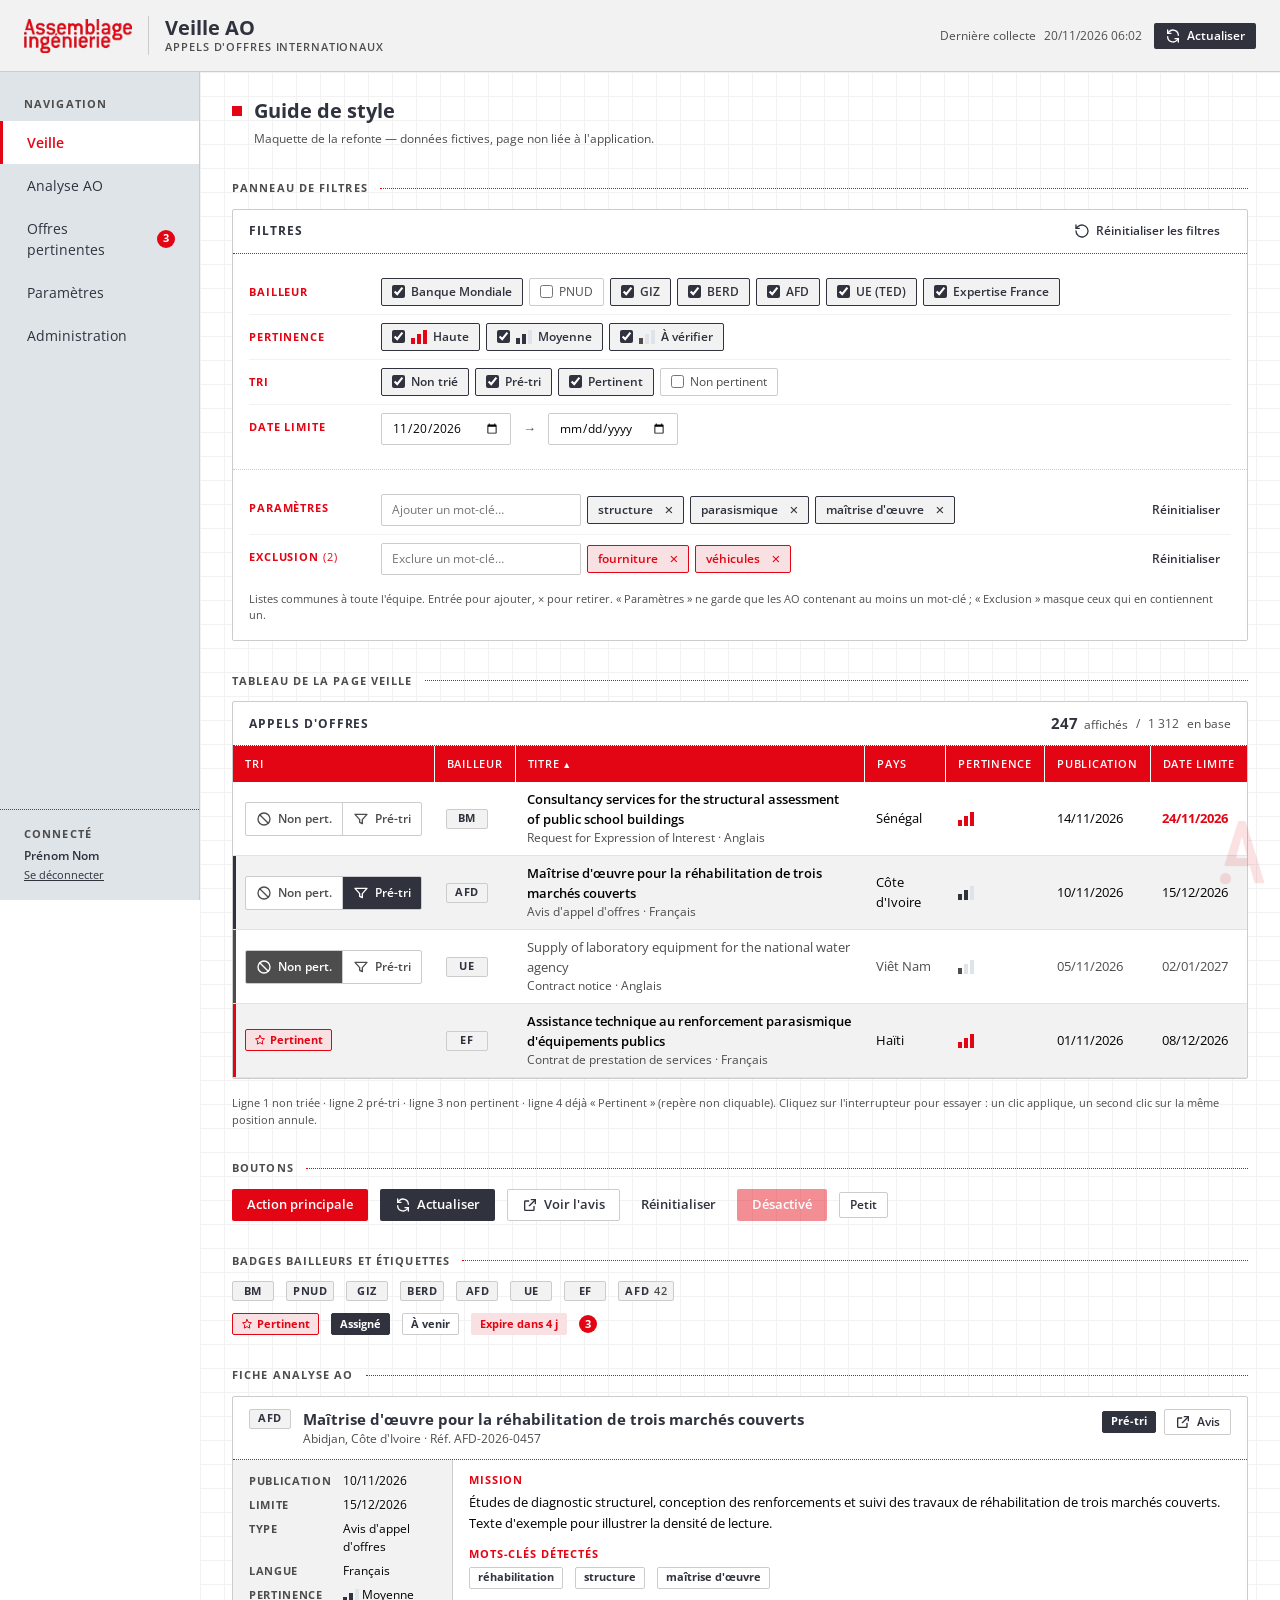
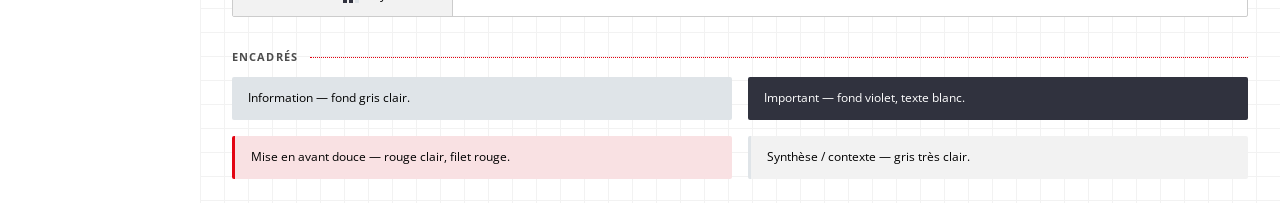
<file: static/styleguide.html>
<!DOCTYPE html>
<html lang="fr">
<head>
<meta charset="UTF-8">
<meta name="viewport" content="width=device-width, initial-scale=1.0">
<meta name="robots" content="noindex">
<link rel="icon" href="/static/favicon.ico" sizes="32x32">
<link rel="icon" type="image/svg+xml" href="/static/favicon.svg">
<title>Guide de style — Veille AO</title>
<link rel="preconnect" href="https://fonts.googleapis.com">
<link rel="preconnect" href="https://fonts.gstatic.com" crossorigin>
<link href="https://fonts.googleapis.com/css2?family=Open+Sans:wght@400;600;700&display=swap" rel="stylesheet">
<link rel="stylesheet" href="/static/theme.css">
<style>
/* Styles propres à cette page de démonstration uniquement */
.sg-section { margin: var(--sp-6) 0 var(--sp-3); font-size: var(--fs-xs); font-weight: 700; letter-spacing: .1em;
  text-transform: uppercase; color: var(--ai-noir70); display: flex; align-items: center; gap: var(--sp-3); }
.sg-section::after { content: ""; flex: 1; border-top: 1px dotted var(--ai-rouge); }
.sg-row { display: flex; flex-wrap: wrap; align-items: center; gap: var(--sp-3); }
.sg-caption { font-size: var(--fs-xs); color: var(--ai-noir70); margin-top: var(--sp-2); }
.sg-grid2 { display: grid; grid-template-columns: 1fr 1fr; gap: var(--sp-4); }
@media (max-width: 768px) { .sg-grid2 { grid-template-columns: 1fr; } }
</style>
</head>
<body>

<!-- Sprite d'icônes SVG monochromes (traits 2 px, coins arrondis) -->
<svg width="0" height="0" style="position:absolute" aria-hidden="true">
  <symbol id="i-np" viewBox="0 0 24 24"><circle cx="12" cy="12" r="9"/><path d="M5.6 5.6l12.8 12.8"/></symbol>
  <symbol id="i-pre" viewBox="0 0 24 24"><path d="M3 5h18l-7 8v6l-4-2v-4z"/></symbol>
  <symbol id="i-star" viewBox="0 0 24 24"><path d="M12 3l2.8 5.7 6.2.9-4.5 4.4 1 6.2L12 17.3 6.5 20.2l1-6.2L3 9.6l6.2-.9z"/></symbol>
  <symbol id="i-refresh" viewBox="0 0 24 24"><path d="M20 11a8 8 0 0 0-14.3-4.9L4 8"/><path d="M4 3v5h5"/><path d="M4 13a8 8 0 0 0 14.3 4.9L20 16"/><path d="M20 21v-5h-5"/></symbol>
  <symbol id="i-reset" viewBox="0 0 24 24"><path d="M3 12a9 9 0 1 0 3-6.7L3 8"/><path d="M3 3v5h5"/></symbol>
  <symbol id="i-ext" viewBox="0 0 24 24"><path d="M14 4h6v6"/><path d="M20 4l-9 9"/><path d="M18 14v5a1 1 0 0 1-1 1H5a1 1 0 0 1-1-1V7a1 1 0 0 1 1-1h5"/></symbol>
  <symbol id="i-menu" viewBox="0 0 24 24"><path d="M4 6h16M4 12h16M4 18h16"/></symbol>
  <symbol id="i-user" viewBox="0 0 24 24"><circle cx="12" cy="8" r="4"/><path d="M4 21a8 8 0 0 1 16 0"/></symbol>
</svg>

<div class="app">
  <header class="app-header">
    <button class="hamburger" type="button" aria-label="Ouvrir le menu" onclick="document.body.classList.toggle('sidebar-open')">
      <svg class="icon" style="width:22px;height:22px"><use href="#i-menu"/></svg>
    </button>
    <img class="logo" src="/static/logo_Ai_rouge_HD.png" alt="Assemblage ingénierie">
    <span class="sep"></span>
    <div class="app-title">Veille AO<small>Appels d'offres internationaux</small></div>
    <div class="app-header-actions">
      <span class="panel-meta">Dernière collecte <time>20/11/2026 06:02</time></span>
      <button class="btn btn-secondary btn-sm" type="button"><svg class="icon"><use href="#i-refresh"/></svg>Actualiser</button>
    </div>
  </header>

  <nav class="sidebar" aria-label="Navigation principale">
    <div class="sidebar-label">Navigation</div>
    <a class="sidebar-nav active" href="#" aria-current="page">Veille</a>
    <a class="sidebar-nav" href="#">Analyse AO</a>
    <a class="sidebar-nav" href="#">Offres pertinentes <span class="sidebar-badge">3</span></a>
    <a class="sidebar-nav" href="#">Paramètres</a>
    <a class="sidebar-nav" href="#">Administration</a>
    <div class="sidebar-spacer"></div>
    <div class="sidebar-user">
      <div class="sidebar-user-label">Connecté</div>
      <div style="font-size:var(--fs-sm);font-weight:600">Prénom Nom</div>
      <a href="#" style="font-size:var(--fs-xs);text-decoration:underline">Se déconnecter</a>
    </div>
  </nav>

  <main class="app-content">
    <div class="page-head">
      <div>
        <h1>Guide de style</h1>
        <p>Maquette de la refonte — données fictives, page non liée à l'application.</p>
      </div>
    </div>

    <!-- ═══ 1. Panneau de filtres ═══ -->
    <div class="sg-section">Panneau de filtres</div>
    <section class="panel" aria-label="Filtres">
      <div class="panel-head">
        <span class="panel-title">Filtres</span>
        <button class="btn btn-ghost btn-sm" type="button"><svg class="icon"><use href="#i-reset"/></svg>Réinitialiser les filtres</button>
      </div>
      <div class="panel-body">
        <div class="filter-row">
          <span class="filter-label" data-toggle title="Tout cocher / décocher">Bailleur</span>
          <div class="chip-group">
            <label class="chip"><input type="checkbox" checked>Banque Mondiale</label>
            <label class="chip"><input type="checkbox">PNUD</label>
            <label class="chip"><input type="checkbox" checked>GIZ</label>
            <label class="chip"><input type="checkbox" checked>BERD</label>
            <label class="chip"><input type="checkbox" checked>AFD</label>
            <label class="chip"><input type="checkbox" checked>UE (TED)</label>
            <label class="chip"><input type="checkbox" checked>Expertise France</label>
          </div>
        </div>
        <div class="filter-row">
          <span class="filter-label" data-toggle>Pertinence</span>
          <div class="chip-group">
            <label class="chip"><input type="checkbox" checked><span class="gauge" data-level="3"><i></i><i></i><i></i></span>Haute</label>
            <label class="chip"><input type="checkbox" checked><span class="gauge" data-level="2"><i></i><i></i><i></i></span>Moyenne</label>
            <label class="chip"><input type="checkbox" checked><span class="gauge" data-level="1"><i></i><i></i><i></i></span>À vérifier</label>
          </div>
        </div>
        <div class="filter-row">
          <span class="filter-label" data-toggle>Tri</span>
          <div class="chip-group">
            <label class="chip"><input type="checkbox" checked>Non trié</label>
            <label class="chip"><input type="checkbox" checked>Pré-tri</label>
            <label class="chip"><input type="checkbox" checked>Pertinent</label>
            <label class="chip"><input type="checkbox">Non pertinent</label>
          </div>
        </div>
        <div class="filter-row">
          <span class="filter-label">Date limite</span>
          <div class="sg-row">
            <input class="date-input" type="date" value="2026-11-20" aria-label="Du">
            <span class="muted">→</span>
            <input class="date-input" type="date" aria-label="Au">
          </div>
        </div>
      </div>
      <!-- Mots-clés partagés : Paramètres (inclusion) et Exclusion -->
      <div class="panel-body">
        <div class="filter-row">
          <span class="filter-label">Paramètres</span>
          <div class="kw-line">
            <input class="input kw-input" type="text" placeholder="Ajouter un mot-clé…" aria-label="Ajouter un mot-clé" data-target="kw-include">
            <div class="chip-group" id="kw-include">
              <span class="kw-chip">structure<button type="button" aria-label="Retirer structure">×</button></span>
              <span class="kw-chip">parasismique<button type="button" aria-label="Retirer parasismique">×</button></span>
              <span class="kw-chip">maîtrise d'œuvre<button type="button" aria-label="Retirer maîtrise d'œuvre">×</button></span>
            </div>
            <button class="btn btn-ghost btn-sm kw-reset" type="button">Réinitialiser</button>
          </div>
        </div>
        <div class="filter-row">
          <span class="filter-label">Exclusion <span class="num" style="font-weight:400">(2)</span></span>
          <div class="kw-line">
            <input class="input kw-input" type="text" placeholder="Exclure un mot-clé…" aria-label="Exclure un mot-clé" data-target="kw-exclude">
            <div class="chip-group" id="kw-exclude">
              <span class="kw-chip kw-exclude">fourniture<button type="button" aria-label="Retirer fourniture">×</button></span>
              <span class="kw-chip kw-exclude">véhicules<button type="button" aria-label="Retirer véhicules">×</button></span>
            </div>
            <button class="btn btn-ghost btn-sm kw-reset" type="button">Réinitialiser</button>
          </div>
        </div>
        <p class="sg-caption" style="margin:var(--sp-2) 0 0">Listes communes à toute l'équipe. Entrée pour ajouter, × pour retirer. « Paramètres » ne garde que les AO contenant au moins un mot-clé ; « Exclusion » masque ceux qui en contiennent un.</p>
      </div>
    </section>

    <!-- ═══ 2. Tableau Veille + interrupteur de tri ═══ -->
    <div class="sg-section">Tableau de la page Veille</div>
    <section class="panel">
      <div class="panel-head">
        <span class="panel-title">Appels d'offres</span>
        <span class="panel-meta"><span class="counter"><b>247</b> affichés</span> / <span class="num">1 312</span> en base</span>
      </div>
      <div class="table-wrap">
        <table class="data-table">
          <thead>
            <tr>
              <th class="col-tri">Tri</th>
              <th>Bailleur</th>
              <th class="sorted-asc">Titre</th>
              <th class="hide-md">Pays</th>
              <th class="hide-sm">Pertinence</th>
              <th class="hide-md">Publication</th>
              <th>Date limite</th>
            </tr>
          </thead>
          <tbody>
            <tr>
              <td>
                <div class="tri-switch" role="group" aria-label="Tri de l'AO">
                  <button class="tri-np" type="button" aria-pressed="false" aria-label="Non pertinent" title="Non pertinent"><svg class="icon"><use href="#i-np"/></svg><span class="label">Non pert.</span></button>
                  <button class="tri-pre" type="button" aria-pressed="false" aria-label="Pré-tri" title="Pré-tri"><svg class="icon"><use href="#i-pre"/></svg><span class="label">Pré-tri</span></button>
                </div>
              </td>
              <td><span class="badge">BM</span></td>
              <td class="titre"><a href="#">Consultancy services for the structural assessment of public school buildings</a><span class="sub">Request for Expression of Interest · Anglais</span></td>
              <td class="hide-md">Sénégal</td>
              <td class="hide-sm"><span class="gauge" data-level="3" title="Haute"><i></i><i></i><i></i></span></td>
              <td class="date hide-md">14/11/2026</td>
              <td class="date"><span class="deadline urgent">24/11/2026</span></td>
            </tr>
            <tr class="triage-pre-tri">
              <td>
                <div class="tri-switch" role="group" aria-label="Tri de l'AO">
                  <button class="tri-np" type="button" aria-pressed="false" aria-label="Non pertinent" title="Non pertinent"><svg class="icon"><use href="#i-np"/></svg><span class="label">Non pert.</span></button>
                  <button class="tri-pre" type="button" aria-pressed="true" aria-label="Pré-tri" title="Pré-tri — trié par Prénom Nom le 18/11"><svg class="icon"><use href="#i-pre"/></svg><span class="label">Pré-tri</span></button>
                </div>
              </td>
              <td><span class="badge">AFD</span></td>
              <td class="titre"><a href="#">Maîtrise d'œuvre pour la réhabilitation de trois marchés couverts</a><span class="sub">Avis d'appel d'offres · Français</span></td>
              <td class="hide-md">Côte d'Ivoire</td>
              <td class="hide-sm"><span class="gauge" data-level="2" title="Moyenne"><i></i><i></i><i></i></span></td>
              <td class="date hide-md">10/11/2026</td>
              <td class="date">15/12/2026</td>
            </tr>
            <tr class="triage-non-pertinent">
              <td>
                <div class="tri-switch" role="group" aria-label="Tri de l'AO">
                  <button class="tri-np" type="button" aria-pressed="true" aria-label="Non pertinent" title="Non pertinent — trié par Prénom Nom le 17/11"><svg class="icon"><use href="#i-np"/></svg><span class="label">Non pert.</span></button>
                  <button class="tri-pre" type="button" aria-pressed="false" aria-label="Pré-tri" title="Pré-tri"><svg class="icon"><use href="#i-pre"/></svg><span class="label">Pré-tri</span></button>
                </div>
              </td>
              <td><span class="badge">UE</span></td>
              <td class="titre"><a href="#">Supply of laboratory equipment for the national water agency</a><span class="sub">Contract notice · Anglais</span></td>
              <td class="hide-md">Viêt Nam</td>
              <td class="hide-sm"><span class="gauge" data-level="1" title="À vérifier"><i></i><i></i><i></i></span></td>
              <td class="date hide-md">05/11/2026</td>
              <td class="date">02/01/2027</td>
            </tr>
            <tr class="triage-pertinent">
              <td><span class="tag tag-pertinent" title="Pertinent — trié par Prénom Nom le 12/11 (modifiable depuis Offres pertinentes)"><svg class="icon" style="width:12px;height:12px"><use href="#i-star"/></svg>Pertinent</span></td>
              <td><span class="badge">EF</span></td>
              <td class="titre"><a href="#">Assistance technique au renforcement parasismique d'équipements publics</a><span class="sub">Contrat de prestation de services · Français</span></td>
              <td class="hide-md">Haïti</td>
              <td class="hide-sm"><span class="gauge" data-level="3" title="Haute"><i></i><i></i><i></i></span></td>
              <td class="date hide-md">01/11/2026</td>
              <td class="date">08/12/2026</td>
            </tr>
          </tbody>
        </table>
      </div>
    </section>
    <p class="sg-caption">Ligne 1 non triée · ligne 2 pré-tri · ligne 3 non pertinent · ligne 4 déjà « Pertinent » (repère non cliquable). Cliquez sur l'interrupteur pour essayer : un clic applique, un second clic sur la même position annule.</p>

    <!-- ═══ 3. Boutons, badges, étiquettes ═══ -->
    <div class="sg-section">Boutons</div>
    <div class="sg-row">
      <button class="btn btn-primary" type="button">Action principale</button>
      <button class="btn btn-secondary" type="button"><svg class="icon"><use href="#i-refresh"/></svg>Actualiser</button>
      <button class="btn btn-outline" type="button"><svg class="icon"><use href="#i-ext"/></svg>Voir l'avis</button>
      <button class="btn btn-ghost" type="button">Réinitialiser</button>
      <button class="btn btn-primary" type="button" disabled>Désactivé</button>
      <button class="btn btn-outline btn-sm" type="button">Petit</button>
    </div>

    <div class="sg-section">Badges bailleurs et étiquettes</div>
    <div class="sg-row">
      <span class="badge">BM</span><span class="badge">PNUD</span><span class="badge">GIZ</span><span class="badge">BERD</span>
      <span class="badge">AFD</span><span class="badge">UE</span><span class="badge">EF</span>
      <span class="badge">AFD<span class="n">42</span></span>
    </div>
    <div class="sg-row" style="margin-top:var(--sp-3)">
      <span class="tag tag-pertinent"><svg class="icon" style="width:12px;height:12px"><use href="#i-star"/></svg>Pertinent</span>
      <span class="tag tag-violet">Assigné</span>
      <span class="tag">À venir</span>
      <span class="tag tag-alerte">Expire dans 4 j</span>
      <span class="sidebar-badge">3</span>
    </div>

    <!-- ═══ 4. Fiche Analyse AO ═══ -->
    <div class="sg-section">Fiche Analyse AO</div>
    <article class="ao-card">
      <div class="ao-card-head">
        <span class="badge">AFD</span>
        <div class="title">Maîtrise d'œuvre pour la réhabilitation de trois marchés couverts
          <small>Abidjan, Côte d'Ivoire · Réf. <span class="num">AFD-2026-0457</span></small></div>
        <div class="actions">
          <span class="tag tag-violet">Pré-tri</span>
          <a class="btn btn-outline btn-sm" href="#"><svg class="icon"><use href="#i-ext"/></svg>Avis</a>
        </div>
      </div>
      <div class="ao-card-body">
        <aside class="spec">
          <dl>
            <dt>Publication</dt><dd>10/11/2026</dd>
            <dt>Limite</dt><dd>15/12/2026</dd>
            <dt>Type</dt><dd>Avis d'appel d'offres</dd>
            <dt>Langue</dt><dd>Français</dd>
            <dt>Pertinence</dt><dd><span class="gauge" data-level="2"><i></i><i></i><i></i></span> Moyenne</dd>
          </dl>
        </aside>
        <div class="ao-card-content">
          <div class="section-label">Mission</div>
          <p>Études de diagnostic structurel, conception des renforcements et suivi des travaux de réhabilitation de trois marchés couverts. Texte d'exemple pour illustrer la densité de lecture.</p>
          <div class="section-label" style="margin-top:var(--sp-3)">Mots-clés détectés</div>
          <div class="sg-row"><span class="tag">réhabilitation</span><span class="tag">structure</span><span class="tag">maîtrise d'œuvre</span></div>
        </div>
      </div>
    </article>

    <!-- ═══ 5. Encadrés ═══ -->
    <div class="sg-section">Encadrés</div>
    <div class="sg-grid2">
      <div class="note">Information — fond gris clair.</div>
      <div class="note note-strong">Important — fond violet, texte blanc.</div>
      <div class="note note-soft">Mise en avant douce — rouge clair, filet rouge.</div>
      <div class="note note-context">Synthèse / contexte — gris très clair.</div>
    </div>
  </main>
</div>

<img class="ai-watermark" src="/static/sigle_A_rouge_HD.png" alt="" aria-hidden="true">

<script>
// Démonstration des mots-clés (local, sans enregistrement).
document.addEventListener('click', ev => {
  const x = ev.target.closest('.kw-chip button');
  if (x) x.parentElement.remove();
  const r = ev.target.closest('.kw-reset');
  if (r) r.parentElement.querySelector('.chip-group').innerHTML = '';
});
document.querySelectorAll('.kw-input').forEach(inp => inp.addEventListener('keydown', ev => {
  if (ev.key !== 'Enter' || !inp.value.trim()) return;
  const chip = document.createElement('span');
  chip.className = 'kw-chip' + (inp.dataset.target === 'kw-exclude' ? ' kw-exclude' : '');
  chip.textContent = inp.value.trim();
  const b = document.createElement('button');
  b.type = 'button'; b.textContent = '×'; b.setAttribute('aria-label', 'Retirer ' + inp.value.trim());
  chip.append(b);
  document.getElementById(inp.dataset.target).append(chip);
  inp.value = '';
}));

// Démonstration de l'interrupteur à 2 positions (aucun appel réseau).
document.querySelectorAll('.tri-switch').forEach(sw => {
  sw.addEventListener('click', ev => {
    const btn = ev.target.closest('button');
    if (!btn) return;
    const wasOn = btn.getAttribute('aria-pressed') === 'true';
    sw.querySelectorAll('button').forEach(b => b.setAttribute('aria-pressed', 'false'));
    if (!wasOn) btn.setAttribute('aria-pressed', 'true');
    const tr = sw.closest('tr');
    tr.classList.remove('triage-pre-tri', 'triage-non-pertinent');
    if (!wasOn) tr.classList.add(btn.classList.contains('tri-pre') ? 'triage-pre-tri' : 'triage-non-pertinent');
  });
});
</script>
</body>
</html>
</file>
<file: static/theme.css>
/* ════════════════════════════════════════════════════════════════════════════
   Veille AO — feuille de style commune (charte Assemblage ingénierie, stricte)

   Esprit « instrument » : outil de travail dense mais aéré, traits fins, grille
   rigoureuse, chiffres à chasse fixe, angles quasi vifs. Aucune couleur ni police
   hors charte : rouge #E30513, violet #30323E, gris #DFE4E8 / #F2F2F2, rouge clair
   #F9E1E3, noir 70 % #4D4D4D, traits #CCCCCC, Open Sans.
   ════════════════════════════════════════════════════════════════════════════ */

:root {
  /* Charte */
  --ai-rouge:           #E30513;
  --ai-violet:          #30323E;
  --ai-gris:            #DFE4E8;
  --ai-gris-tres-clair: #F2F2F2;
  --ai-rouge-clair:     #F9E1E3;
  --ai-noir70:          #4D4D4D;
  --ai-trait:           #CCCCCC;
  --ai-blanc:           #FFFFFF;
  --ai-noir:            #000000;

  /* Échelle d'espacement 4/8 px */
  --sp-1: 4px;  --sp-2: 8px;  --sp-3: 12px; --sp-4: 16px;
  --sp-5: 24px; --sp-6: 32px; --sp-7: 48px;

  /* Typographie (Open Sans uniquement) */
  --ai-font: 'Open Sans', -apple-system, BlinkMacSystemFont, sans-serif;
  --fs-xs: 11px; --fs-sm: 12px; --fs-md: 13px; --fs-lg: 15px; --fs-xl: 20px;

  /* Géométrie */
  --radius: 2px;
  --line: 1px solid var(--ai-trait);
  --control-h: 32px;
  --header-h: 72px;
  --sidebar-w: 200px;
  --content-max: 1600px;
  --focus: 0 0 0 2px var(--ai-blanc), 0 0 0 4px var(--ai-violet);
}

/* ── Base ─────────────────────────────────────────────────────────────────── */
*, *::before, *::after { box-sizing: border-box; margin: 0; padding: 0; }
html { -webkit-text-size-adjust: 100%; }
body {
  font-family: var(--ai-font); font-size: var(--fs-md); line-height: 1.5;
  color: var(--ai-noir); background: var(--ai-blanc);
}
a { color: var(--ai-violet); }
a:hover { color: var(--ai-rouge); }
:focus-visible { outline: none; box-shadow: var(--focus); }
.num, time, .tabular { font-variant-numeric: tabular-nums; }
.muted { color: var(--ai-noir70); }
.sr-only { position: absolute; width: 1px; height: 1px; overflow: hidden; clip: rect(0 0 0 0); white-space: nowrap; }
.icon { width: 16px; height: 16px; flex-shrink: 0; stroke: currentColor; fill: none;
        stroke-width: 2; stroke-linecap: round; stroke-linejoin: round; }

/* ── Cadre de l'application (charte §8 : en-tête + barre latérale + contenu) ─ */
.app { display: grid; min-height: 100vh;
       grid-template-columns: var(--sidebar-w) 1fr;
       grid-template-rows: var(--header-h) 1fr;
       grid-template-areas: "header header" "sidebar content"; }

.app-header { grid-area: header; display: flex; align-items: center; gap: var(--sp-4);
  padding: 0 var(--sp-5); background: var(--ai-gris-tres-clair);
  border-bottom: var(--line); position: sticky; top: 0; z-index: 50; }
.app-header .logo { height: 34px; width: auto; display: block; }
.app-header .sep { width: 1px; align-self: stretch; margin: var(--sp-4) 0; background: var(--ai-trait); }
.app-title { font-size: var(--fs-xl); font-weight: 700; color: var(--ai-violet); line-height: 1.1; }
.app-title small { display: block; font-size: var(--fs-xs); font-weight: 600; color: var(--ai-noir70);
  letter-spacing: .08em; text-transform: uppercase; margin-top: 2px; }
.app-header-actions { margin-left: auto; display: flex; align-items: center; gap: var(--sp-3); }
.hamburger { display: none; background: none; border: 0; padding: var(--sp-2); cursor: pointer; color: var(--ai-violet); }

/* Barre latérale claire (gris clair, texte violet, lien actif repéré en rouge) */
.sidebar { grid-area: sidebar; background: var(--ai-gris); color: var(--ai-violet);
  border-right: var(--line);
  display: flex; flex-direction: column; position: sticky; top: var(--header-h);
  height: calc(100vh - var(--header-h)); overflow-y: auto; }
.sidebar-label { font-size: var(--fs-xs); font-weight: 700; letter-spacing: .1em; text-transform: uppercase;
  color: var(--ai-noir70); padding: var(--sp-5) var(--sp-5) var(--sp-2); }
.sidebar-nav { display: flex; align-items: center; justify-content: space-between; gap: var(--sp-2);
  padding: 11px var(--sp-5); color: var(--ai-violet); text-decoration: none; font-size: 14px;
  border-left: 3px solid transparent; }
.sidebar-nav:hover { color: var(--ai-violet); background: rgba(255,255,255,.45); }
.sidebar-nav.active { font-weight: 600; color: var(--ai-rouge); border-left-color: var(--ai-rouge); background: var(--ai-blanc); }
.sidebar-badge { min-width: 18px; height: 18px; padding: 0 5px; border-radius: 9px; background: var(--ai-rouge);
  color: var(--ai-blanc); font-size: var(--fs-xs); font-weight: 700; display: inline-flex;
  align-items: center; justify-content: center; font-variant-numeric: tabular-nums; }
.sidebar-spacer { flex: 1; }
.sidebar-user { padding: var(--sp-4) var(--sp-5); border-top: 1px dotted var(--ai-rouge); color: var(--ai-violet); }
.sidebar-user-label { font-size: var(--fs-xs); font-weight: 700; letter-spacing: .1em; text-transform: uppercase;
  color: var(--ai-noir70); margin-bottom: var(--sp-1); }
.sidebar-user a { color: var(--ai-violet); }
.sidebar-user a:hover { color: var(--ai-rouge); }

/* Zone de contenu : papier millimétré très léger (gris de la charte) */
.app-content { grid-area: content; min-width: 0; padding: var(--sp-5) var(--sp-6);
  background-color: var(--ai-blanc);
  background-image: linear-gradient(var(--ai-gris-tres-clair) 1px, transparent 1px),
                    linear-gradient(90deg, var(--ai-gris-tres-clair) 1px, transparent 1px);
  background-size: 24px 24px; }
.app-content > * { max-width: var(--content-max); }

.ai-watermark { position: fixed; bottom: var(--sp-4); right: var(--sp-4); width: 44px;
  opacity: .12; pointer-events: none; z-index: 40; }

/* ── Titre de page ────────────────────────────────────────────────────────── */
.page-head { display: flex; align-items: flex-end; justify-content: space-between; gap: var(--sp-4);
  margin-bottom: var(--sp-5); }
.page-head h1 { font-size: var(--fs-xl); font-weight: 700; color: var(--ai-violet);
  display: flex; align-items: center; gap: var(--sp-3); }
.page-head h1::before { content: ""; width: 10px; height: 10px; background: var(--ai-rouge); flex-shrink: 0; }
.page-head p { font-size: var(--fs-sm); color: var(--ai-noir70); margin-top: var(--sp-1); padding-left: 22px; }

/* ── Panneau : surface commune aux filtres, tableaux, fiches ──────────────── */
.panel { background: var(--ai-blanc); border: var(--line); border-radius: var(--radius); margin-bottom: var(--sp-4); }
.panel-head { display: flex; align-items: center; justify-content: space-between; gap: var(--sp-3);
  min-height: 44px; padding: 0 var(--sp-4); border-bottom: 1px dotted var(--ai-rouge); }
.panel-title { font-size: var(--fs-sm); font-weight: 700; letter-spacing: .08em; text-transform: uppercase;
  color: var(--ai-violet); display: flex; align-items: center; gap: var(--sp-2); }
.panel-meta { font-size: var(--fs-sm); color: var(--ai-noir70); font-variant-numeric: tabular-nums;
  display: flex; align-items: center; gap: var(--sp-2); flex-wrap: wrap; }
.panel-body { padding: var(--sp-4); }
.panel-body + .panel-body { border-top: 1px dotted var(--ai-trait); }

/* ── Filtres ──────────────────────────────────────────────────────────────── */
.filter-row { display: grid; grid-template-columns: 120px 1fr; align-items: start; gap: var(--sp-3);
  padding: var(--sp-2) 0; }
.filter-row + .filter-row { border-top: 1px solid var(--ai-gris-tres-clair); }
.filter-label { font-size: var(--fs-xs); font-weight: 700; letter-spacing: .08em; text-transform: uppercase;
  color: var(--ai-rouge); line-height: 28px; }
.filter-label[data-toggle] { cursor: pointer; user-select: none; }
.filter-label[data-toggle]:hover { text-decoration: underline dotted 1px; text-underline-offset: 3px; }
.chip-group { display: flex; flex-wrap: wrap; gap: 6px; }

.chip { display: inline-flex; align-items: center; gap: 6px; height: 28px; padding: 0 10px;
  border: var(--line); border-radius: var(--radius); background: var(--ai-blanc);
  font-size: var(--fs-sm); color: var(--ai-noir70); cursor: pointer; user-select: none; white-space: nowrap; }
.chip input { width: 13px; height: 13px; accent-color: var(--ai-violet); cursor: pointer; margin: 0; }
.chip:hover { border-color: var(--ai-violet); }
.chip:has(input:checked) { border-color: var(--ai-violet); background: var(--ai-gris-tres-clair);
  color: var(--ai-violet); font-weight: 600; }
.chip:has(input:focus-visible) { box-shadow: var(--focus); }

/* Mots-clés (Paramètres / Exclusion) : champ + pastilles retirables */
.kw-line { display: flex; flex-wrap: wrap; align-items: center; gap: 6px; }
.kw-input { width: 200px; height: 28px; }
.kw-line .kw-reset { margin-left: auto; }
.kw-chip { display: inline-flex; align-items: center; gap: 4px; height: 28px; padding: 0 2px 0 10px;
  border: 1px solid var(--ai-violet); border-radius: var(--radius); background: var(--ai-gris-tres-clair);
  color: var(--ai-violet); font-size: var(--fs-sm); font-weight: 600; white-space: nowrap; }
.kw-chip.kw-exclude { border-color: var(--ai-rouge); background: var(--ai-rouge-clair); color: var(--ai-rouge); }
.kw-chip button { width: 24px; height: 24px; border: 0; background: transparent; color: inherit;
  font-size: 15px; line-height: 1; cursor: pointer; border-radius: var(--radius); text-decoration: none; }
.kw-chip button:hover { background: rgba(48,50,62,.1); }

.input, .date-input { height: var(--control-h); padding: 0 10px; border: var(--line); border-radius: var(--radius);
  font: inherit; font-size: var(--fs-sm); color: var(--ai-noir); background: var(--ai-blanc);
  font-variant-numeric: tabular-nums; }
.input:focus, .date-input:focus { outline: none; border-color: var(--ai-violet); box-shadow: var(--focus); }

/* ── Boutons ──────────────────────────────────────────────────────────────── */
.btn { display: inline-flex; align-items: center; justify-content: center; gap: 6px;
  height: var(--control-h); padding: 0 14px; border: 1px solid transparent; border-radius: var(--radius);
  font: inherit; font-size: var(--fs-md); font-weight: 600; cursor: pointer; text-decoration: none;
  white-space: nowrap; transition: filter .12s, border-color .12s, background-color .12s; }
.btn:disabled, .btn[aria-disabled="true"] { opacity: .45; cursor: not-allowed; }
.btn-primary   { background: var(--ai-rouge);  color: var(--ai-blanc); }
.btn-secondary { background: var(--ai-violet); color: var(--ai-blanc); }
.btn-primary:hover:not(:disabled), .btn-secondary:hover:not(:disabled) { filter: brightness(.88); color: var(--ai-blanc); }
.btn-outline { background: var(--ai-blanc); color: var(--ai-violet); border-color: var(--ai-trait); }
.btn-outline:hover:not(:disabled) { border-color: var(--ai-violet); }
.btn-danger { background: var(--ai-blanc); color: var(--ai-rouge); border-color: var(--ai-rouge-clair); }
.btn-danger:hover:not(:disabled) { background: var(--ai-rouge-clair); border-color: var(--ai-rouge); }
.btn-ghost { background: transparent; color: var(--ai-violet); padding: 0 var(--sp-2); }
.btn-ghost:hover:not(:disabled) { background: var(--ai-gris-tres-clair); }
.btn-sm { height: 26px; padding: 0 10px; font-size: var(--fs-sm); }

/* ── Compteurs et badges ──────────────────────────────────────────────────── */
.counter { display: inline-flex; align-items: baseline; gap: 6px; }
.counter b { font-size: var(--fs-lg); font-weight: 700; color: var(--ai-violet); font-variant-numeric: tabular-nums; }

/* Badge bailleur : plaque d'identification unique pour tous les bailleurs */
.badge { display: inline-flex; align-items: center; justify-content: center; min-width: 42px; height: 20px;
  padding: 0 6px; border: 1px solid var(--ai-trait); border-radius: var(--radius);
  background: var(--ai-gris-tres-clair); color: var(--ai-violet);
  font-size: var(--fs-xs); font-weight: 700; letter-spacing: .05em; text-transform: uppercase; white-space: nowrap; }
.badge .n { margin-left: 5px; font-weight: 600; color: var(--ai-noir70); font-variant-numeric: tabular-nums; }

/* Étiquettes d'état */
.tag { display: inline-flex; align-items: center; gap: 4px; height: 22px; padding: 0 8px;
  border: 1px solid var(--ai-trait); border-radius: var(--radius); font-size: var(--fs-xs); font-weight: 700;
  color: var(--ai-violet); background: var(--ai-blanc); white-space: nowrap; }
.tag-pertinent { color: var(--ai-rouge); border-color: var(--ai-rouge); background: var(--ai-rouge-clair); }
.tag-violet { color: var(--ai-blanc); border-color: var(--ai-violet); background: var(--ai-violet); }
.tag-alerte { color: var(--ai-rouge); border-color: var(--ai-rouge-clair); background: var(--ai-rouge-clair); }

/* Jauge de pertinence à 3 crans (Haute 3 · Moyenne 2 · À vérifier 1) */
.gauge { display: inline-flex; align-items: flex-end; gap: 2px; height: 14px; vertical-align: middle; }
.gauge i { width: 4px; background: var(--ai-gris); }
.gauge i:nth-child(1) { height: 6px; } .gauge i:nth-child(2) { height: 10px; } .gauge i:nth-child(3) { height: 14px; }
.gauge[data-level="3"] i { background: var(--ai-rouge); }
.gauge[data-level="2"] i:nth-child(-n+2) { background: var(--ai-violet); }
.gauge[data-level="1"] i:nth-child(1) { background: var(--ai-noir70); }

/* ── Tableau (charte §4.6 : en-tête rouge, lignes alternées) ──────────────── */
.table-wrap { overflow: auto; }
.data-table { width: 100%; border-collapse: collapse; font-size: var(--fs-md); }
.data-table thead th { position: sticky; top: 0; z-index: 5; height: 36px; padding: 0 var(--sp-3);
  background: var(--ai-rouge); color: var(--ai-blanc); text-align: left; white-space: nowrap;
  font-size: var(--fs-xs); font-weight: 600; letter-spacing: .07em; text-transform: uppercase;
  border-right: 1px solid rgba(255,255,255,.25); cursor: pointer; user-select: none; }
.data-table thead th:last-child { border-right: 0; }
.data-table thead th.sorted-asc::after  { content: " ▲"; font-size: 9px; }
.data-table thead th.sorted-desc::after { content: " ▼"; font-size: 9px; }
.data-table tbody td { padding: var(--sp-2) var(--sp-3); vertical-align: middle;
  border-bottom: 1px solid var(--ai-gris); }
.data-table tbody tr:nth-child(even) td { background: var(--ai-gris-tres-clair); }
.data-table tbody tr:hover td { background: var(--ai-rouge-clair); }
.data-table td.num, .data-table td.date { font-variant-numeric: tabular-nums; white-space: nowrap; }
.data-table .titre { min-width: 260px; }
.data-table .col-tri { width: 1%; white-space: nowrap; }
.data-table .titre a { color: var(--ai-noir); text-decoration: none; font-weight: 600; }
.data-table .titre a:hover { color: var(--ai-rouge); text-decoration: underline; }
.data-table .sub { display: block; font-size: var(--fs-sm); color: var(--ai-noir70); }
/* État de tri de la ligne : repère vertical en tête de ligne */
.data-table tr.triage-pre-tri td:first-child { box-shadow: inset 3px 0 0 var(--ai-violet); }
.data-table tr.triage-non-pertinent td:first-child { box-shadow: inset 3px 0 0 var(--ai-noir70); }
.data-table tr.triage-pertinent td:first-child { box-shadow: inset 3px 0 0 var(--ai-rouge); }
.data-table tr.triage-non-pertinent td { color: var(--ai-noir70); }
.data-table tr.triage-non-pertinent .titre a { color: var(--ai-noir70); font-weight: 400; }
.deadline.urgent { color: var(--ai-rouge); font-weight: 700; }

/* ── Interrupteur de tri à 2 positions ─────────────────────────────────────
   Un clic sur une position = tri appliqué ; re-clic sur la position active
   = retour à « non trié ». aria-pressed porte l'état. */
.tri-switch { display: inline-flex; border: var(--line); border-radius: var(--radius);
  background: var(--ai-blanc); overflow: hidden; vertical-align: middle; }
.tri-switch button { display: inline-flex; align-items: center; gap: 6px; height: var(--control-h);
  padding: 0 10px; border: 0; background: transparent; color: var(--ai-noir70);
  font: inherit; font-size: var(--fs-sm); font-weight: 600; cursor: pointer; white-space: nowrap; }
.tri-switch button + button { border-left: var(--line); }
.tri-switch button:hover { background: var(--ai-gris-tres-clair); color: var(--ai-violet); }
.tri-switch button:focus-visible { box-shadow: inset 0 0 0 2px var(--ai-violet); }
.tri-switch .tri-np[aria-pressed="true"]  { background: var(--ai-noir70); color: var(--ai-blanc); }
.tri-switch .tri-pre[aria-pressed="true"] { background: var(--ai-violet); color: var(--ai-blanc); }
.tri-switch .tri-pert[aria-pressed="true"] { background: var(--ai-rouge); color: var(--ai-blanc); }
/* Variante compacte : icônes seules (libellé en infobulle + aria-label) */
.tri-switch.compact button { width: var(--control-h); padding: 0; justify-content: center; }
.tri-switch.compact .label { display: none; }

/* ── Fiche d'AO (Analyse AO, Offres pertinentes) ──────────────────────────── */
.ao-card { background: var(--ai-blanc); border: var(--line); border-radius: var(--radius); margin-bottom: var(--sp-4); }
.ao-card-head { display: flex; align-items: flex-start; gap: var(--sp-3); padding: var(--sp-3) var(--sp-4);
  border-bottom: 1px dotted var(--ai-rouge); }
.ao-card-head .title { flex: 1; min-width: 0; font-size: var(--fs-lg); font-weight: 700; color: var(--ai-violet); line-height: 1.35; }
.ao-card-head .title small { display: block; font-size: var(--fs-sm); font-weight: 400; color: var(--ai-noir70); margin-top: 2px; }
.ao-card-head .actions { display: flex; align-items: center; gap: var(--sp-2); flex-shrink: 0; }
.ao-card-body { display: grid; grid-template-columns: 220px 1fr; }
.spec { padding: var(--sp-3) var(--sp-4); border-right: var(--line); background: var(--ai-gris-tres-clair); }
.spec dl { display: grid; grid-template-columns: auto 1fr; gap: 6px var(--sp-3); font-size: var(--fs-sm); }
.spec dt { color: var(--ai-noir70); font-size: var(--fs-xs); font-weight: 700; letter-spacing: .06em;
  text-transform: uppercase; line-height: 18px; }
.spec dd { color: var(--ai-noir); font-variant-numeric: tabular-nums; }
.ao-card-content { padding: var(--sp-3) var(--sp-4); }
.ao-card.triage-pre-tri .ao-card-head { box-shadow: inset 3px 0 0 var(--ai-violet); }
.ao-card.triage-pertinent .ao-card-head { box-shadow: inset 3px 0 0 var(--ai-rouge); }
.ao-card.triage-non-pertinent .ao-card-head { box-shadow: inset 3px 0 0 var(--ai-noir70); }
.ao-card-foot { padding: var(--sp-3) var(--sp-4); border-top: 1px dotted var(--ai-trait); }
.section-label + * { margin-top: 0; }
.section-label { font-size: var(--fs-xs); font-weight: 700; letter-spacing: .08em; text-transform: uppercase;
  color: var(--ai-rouge); margin-bottom: var(--sp-1); }
.ao-card-content p { font-size: var(--fs-md); line-height: 1.6; }

/* ── Encadrés (charte §4.7) ───────────────────────────────────────────────── */
.note { padding: var(--sp-3) var(--sp-4); border-radius: var(--radius); font-size: var(--fs-sm); line-height: 1.55;
  background: var(--ai-gris); color: var(--ai-noir); }
.note-strong { background: var(--ai-violet); color: var(--ai-blanc); }
.note-soft { background: var(--ai-rouge-clair); border-left: 3px solid var(--ai-rouge); }
.note-context { background: var(--ai-gris-tres-clair); border-left: 3px solid var(--ai-gris); }

/* ── Éléments d'application ───────────────────────────────────────────────── */
.spinner { display: inline-block; width: 13px; height: 13px; border: 2px solid rgba(255,255,255,.35);
  border-top-color: var(--ai-blanc); border-radius: 50%; animation: spin .7s linear infinite; }
@keyframes spin { to { transform: rotate(360deg); } }
.header-status { font-size: var(--fs-sm); color: var(--ai-noir70); font-variant-numeric: tabular-nums; white-space: nowrap; }
.header-notif { display: none; position: relative; padding: var(--sp-2); color: var(--ai-violet); }
.header-notif .icon { width: 20px; height: 20px; }
.header-notif .sidebar-badge { position: absolute; top: 0; right: 0; }
.sidebar-overlay { display: none; position: fixed; inset: var(--header-h) 0 0 0; background: rgba(48,50,62,.45); z-index: 55; }
.filters-toggle { display: none; }
.no-results { text-align: center; padding: var(--sp-7) var(--sp-4); color: var(--ai-noir70); }
.no-results .btn { margin-top: var(--sp-3); }
.link-ext { display: inline-flex; align-items: center; justify-content: center; width: var(--control-h); height: var(--control-h);
  color: var(--ai-violet); border-radius: var(--radius); }
.link-ext:hover { background: var(--ai-rouge-clair); color: var(--ai-rouge); }
.legend { font-size: var(--fs-xs); color: var(--ai-noir70); line-height: 1.7; margin-top: var(--sp-2); }
.legend .gauge { margin-right: 3px; }

/* ── Responsive ───────────────────────────────────────────────────────────── */
@media (max-width: 1100px) {
  .tri-switch:not(.keep-labels) button { width: var(--control-h); padding: 0; justify-content: center; }
  .tri-switch:not(.keep-labels) .label { display: none; }
}
@media (max-width: 768px) {
  :root { --header-h: 56px; }
  .app { grid-template-columns: 1fr; grid-template-areas: "header" "content"; }
  .hamburger { display: inline-flex; }
  .app-header { padding: 0 var(--sp-3); gap: var(--sp-2); }
  .app-header .logo { height: 26px; }
  .app-header .sep, .app-title small { display: none; }
  .app-title { font-size: var(--fs-lg); }
  .sidebar { position: fixed; top: var(--header-h); left: 0; z-index: 60; width: 240px;
    transform: translateX(-100%); transition: transform .2s ease; }
  body.sidebar-open .sidebar { transform: none; }
  body.sidebar-open .sidebar-overlay { display: block; }
  .header-status { display: none; }
  .header-notif { display: inline-flex; }
  .filters-toggle { display: inline-flex; }
  .filters-body { display: none; }
  .filters-body.open { display: block; }
  .app-content { padding: var(--sp-4); }
  .filter-row { grid-template-columns: 1fr; gap: var(--sp-1); }
  .chip { height: 36px; }
  .tri-switch button { width: 40px !important; height: 40px; }
  .ao-card-body { grid-template-columns: 1fr; }
  .spec { border-right: 0; border-bottom: var(--line); }
  .data-table .hide-md { display: none; }
  .app-header-actions .panel-meta { display: none; }
  .panel-head { flex-wrap: wrap; padding: var(--sp-2) var(--sp-3); }
  .kw-input { width: 100%; height: 36px; }
  .kw-chip { height: 36px; }
  .ao-card-head { flex-wrap: wrap; }
  .ao-card-head .title { flex-basis: 100%; order: 2; }
}
@media (max-width: 480px) {
  .page-head { flex-direction: column; align-items: flex-start; }
  .data-table .hide-sm { display: none; }
  .data-table .titre { min-width: 180px; }
  .btn .btn-label { display: none; }
  .app-content { padding: var(--sp-3); }
}
</file>
